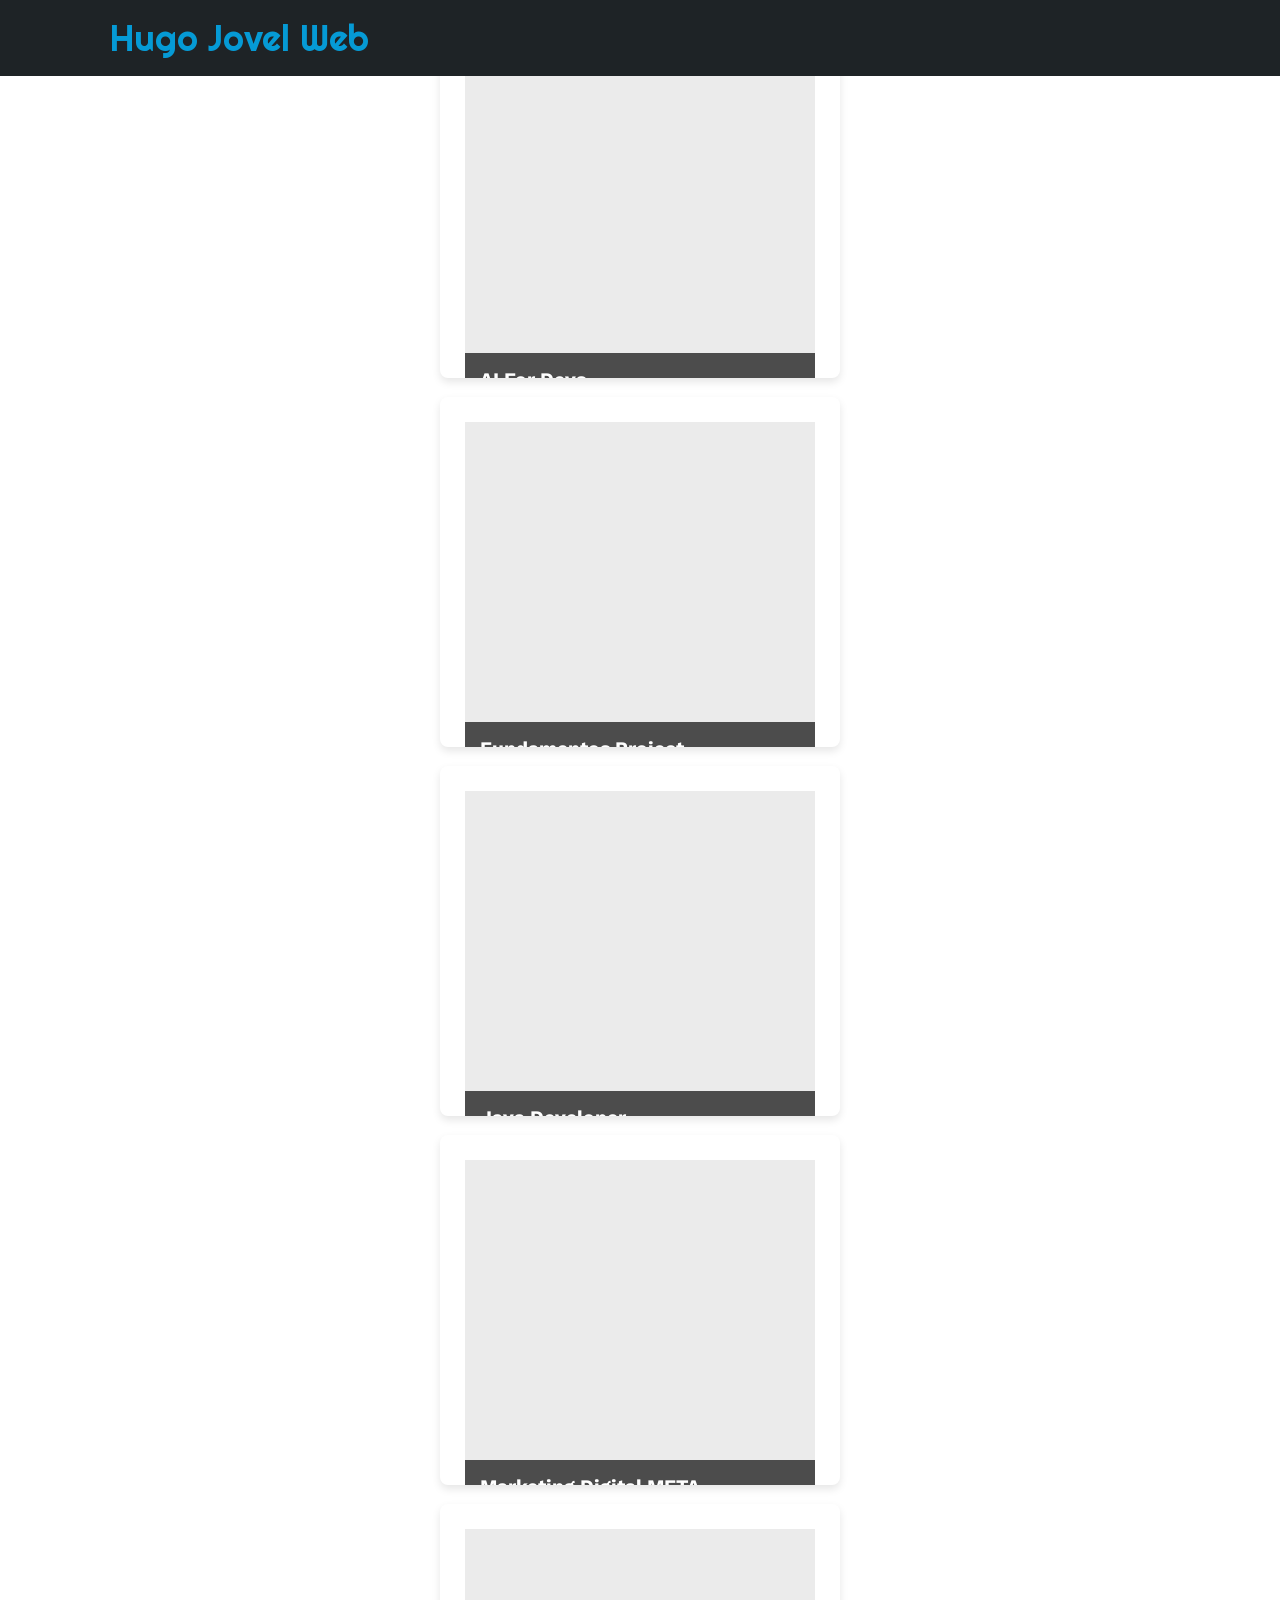
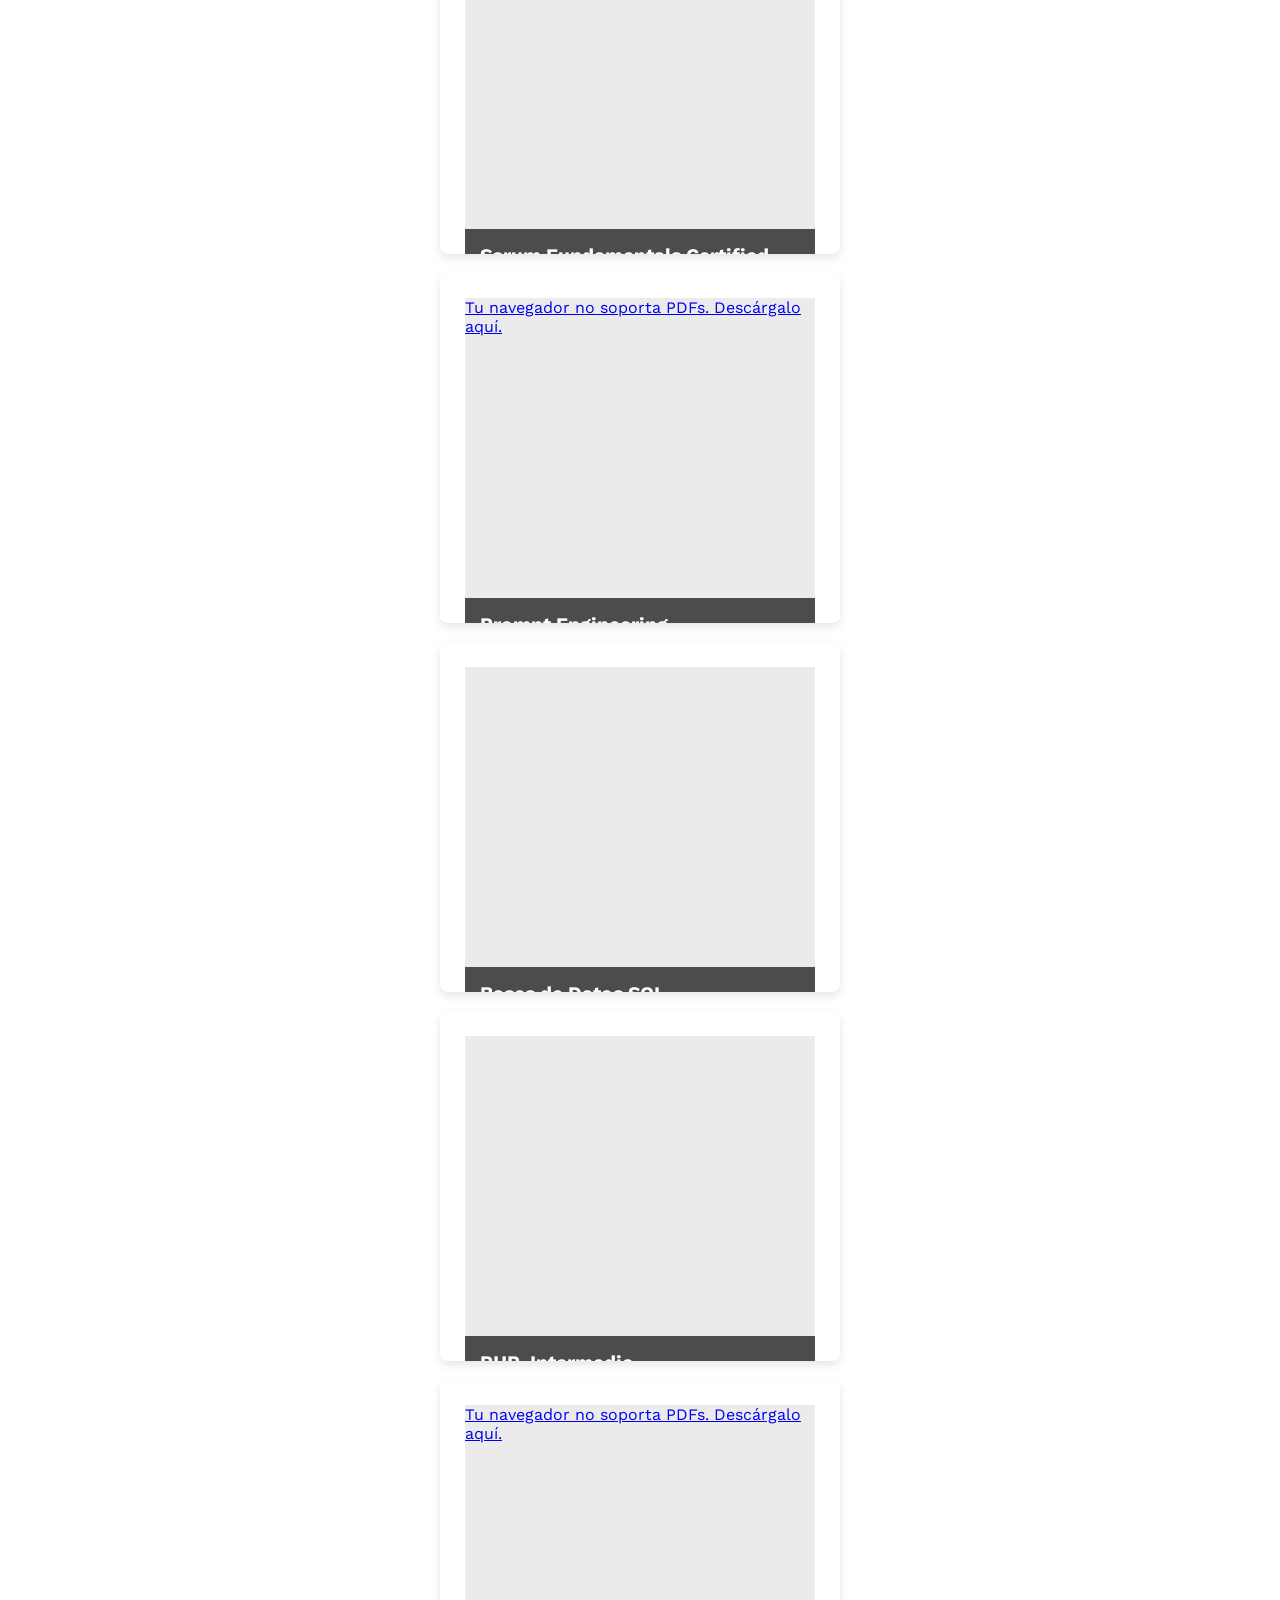
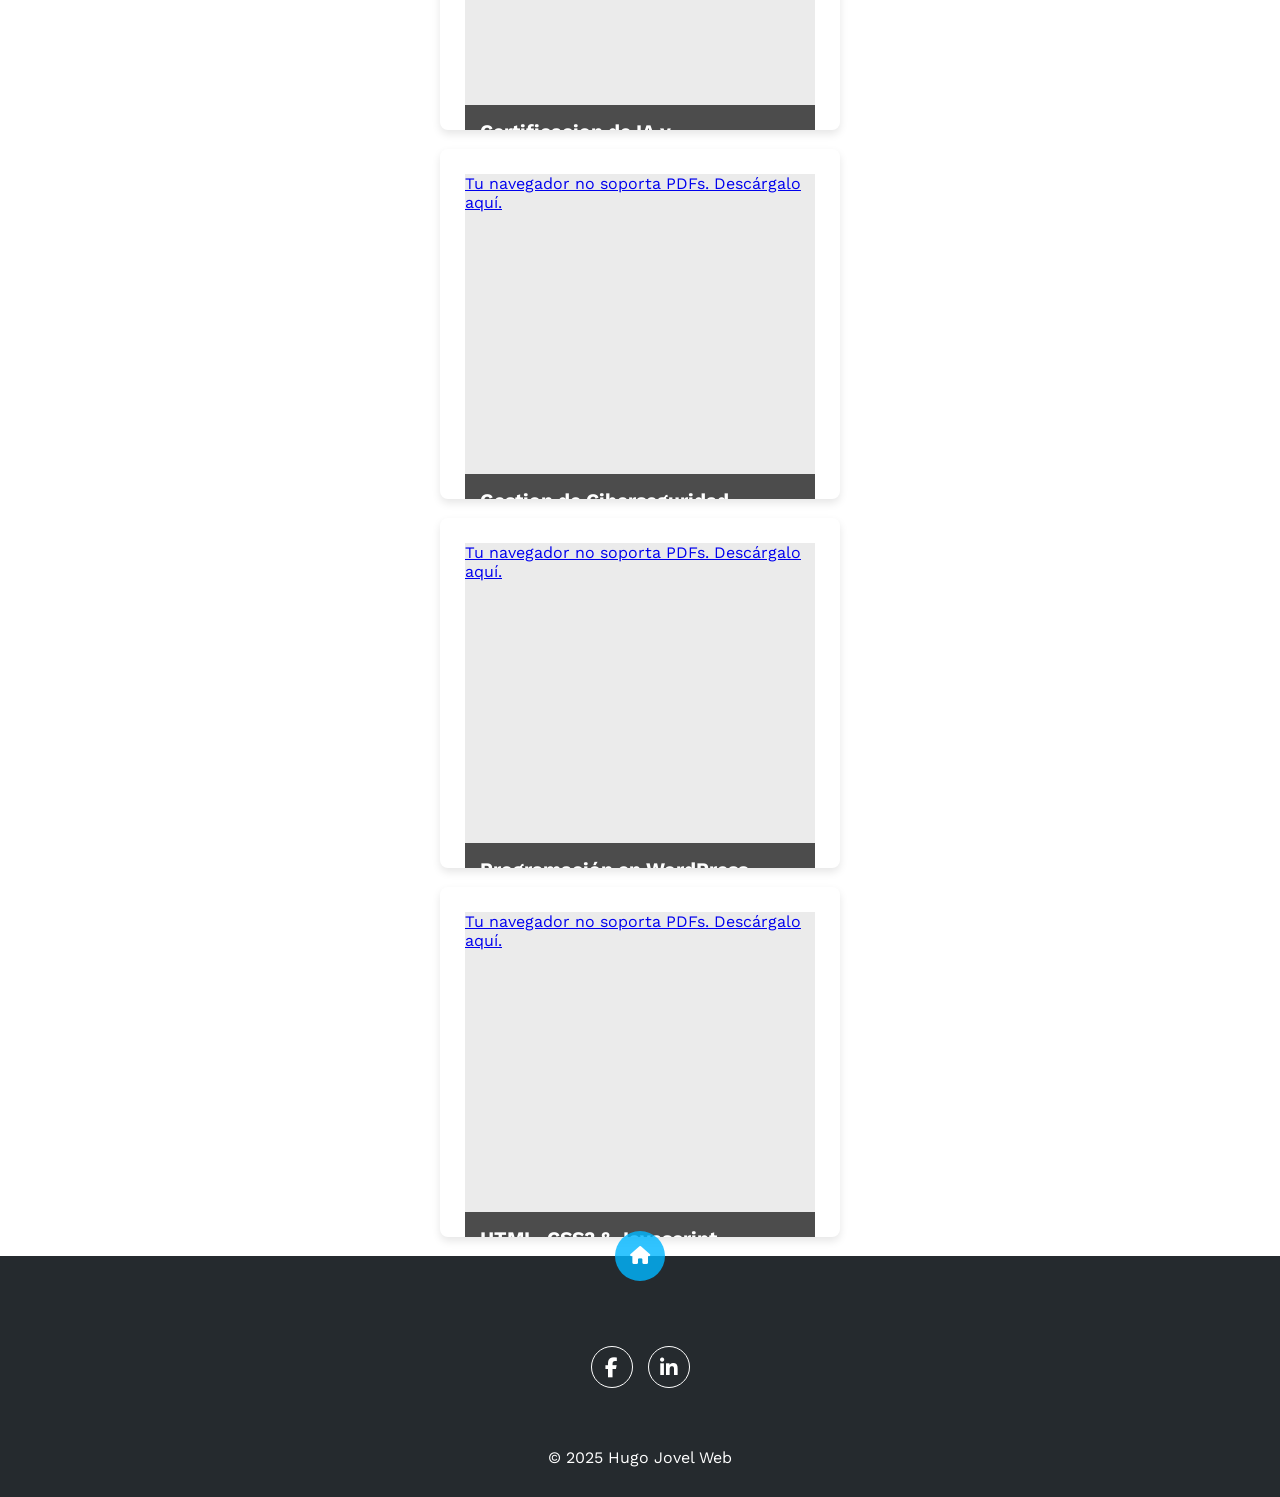
<file: certificaciones.html>
<!DOCTYPE html>
<html lang="es">
    <head>
        <meta charset="UTF-8">
        <meta name="viewport" content="width=device-width, initial-scale=1.0">
        <link rel="stylesheet" href="https://cdnjs.cloudflare.com/ajax/libs/font-awesome/6.7.2/css/all.min.css" 
        integrity="sha512-Evv84Mr4kqVGRNSgIGL/F/aIDqQb7xQ2vcrdIwxfjThSH8CSR7PBEakCr51Ck+w+/U6swU2Im1vVX0SVk9ABhg==" crossorigin="anonymous" referrerpolicy="no-referrer" />
        <title>Portfolio - Hugo Jovel Web</title>
        <link rel="stylesheet" href="style.css">
    </head>
<body>
    <!-- MENU ENCABEZADO -->
    <div class="contenedor-header">
        <header>
            <div class="logo">
                <a href="index.html">Hugo Jovel Web</a>
            </div>                        
        </header>
     </div>
         <!-- Certificaciones -->
         <section id="certificaciones" class="certificaciones">
            <div class="contenido-seccion">
                <h2>CERTIFICACIONES</h2>
                <div class="galeria">      

                    <div class="certificacion"> 
                        <a href="pdf/AI For Developer.pdf.pdf" target="_blank" class="pdf-container" target="_blank" rel="noopener noreferrer">
                            <!-- Usaremos iframe para mejor compatibilidad -->
                            <iframe src="pdf/AI For Developer.pdf" class="pdf-viewer"></iframe>
                            <div class="overlay">
                                <h3>AI For Devs</h3>
                                <p>Certificación de AI For Devs</p>
                            </div>                           
                        </a>
                    </div><br>
                    
                    <div class="certificacion"> 
                        <a href="pdf/Pendientes/Certificado de Fundamentos Project Management.pdf" target="_blank" class="pdf-container" target="_blank" rel="noopener noreferrer">
                            <!-- Usaremos iframe para mejor compatibilidad -->
                            <iframe src="pdf/Pendientes/Certificado de Fundamentos Project Management.pdf" class="pdf-viewer"></iframe>
                            <div class="overlay">
                                <h3>Fundamentos Project Management</h3>
                                <p>Certificado de Fundamentos Project Management</p>
                            </div>                           
                        </a>
                    </div><br>

                    <div class="certificacion"> 
                        <a href="pdf/Pendientes/Hugo Ernesto Jovel Hernandez Java Developer Kodigo.pdf" target="_blank" class="pdf-container" target="_blank" rel="noopener noreferrer">
                            <!-- Usaremos iframe para mejor compatibilidad -->
                            <iframe src="pdf/Pendientes/Hugo Ernesto Jovel Hernandez Java Developer Kodigo.pdf" class="pdf-viewer"></iframe>
                            <div class="overlay">
                                <h3>Java Developer</h3>
                                <p>Certificación de Java Developer Kodigo</p>
                            </div>                           
                        </a>
                    </div><br>

                    <div class="certificacion"> 
                        <a href="pdf/Pendientes/Meta Certified Digital Marketing Associate.pdf" target="_blank" class="pdf-container" target="_blank" rel="noopener noreferrer">
                            <!-- Usaremos iframe para mejor compatibilidad -->
                            <iframe src="pdf/Pendientes/Meta Certified Digital Marketing Associate.pdf" class="pdf-viewer"></iframe>
                            <div class="overlay">
                                <h3>Marketing Digital META</h3>
                                <p>Meta Certified Digital Marketing Associate</p>
                            </div>                           
                        </a>
                    </div><br>

                    <div class="certificacion"> 
                        <a href="pdf/Pendientes/ScrumFundamentalsCertified.pdf" target="_blank" class="pdf-container" target="_blank" rel="noopener noreferrer">
                            <!-- Usaremos iframe para mejor compatibilidad -->
                            <iframe src="pdf/Pendientes/ScrumFundamentalsCertified.pdf" class="pdf-viewer"></iframe>
                            <div class="overlay">
                                <h3>Scrum Fundamentals Certified</h3>
                                <p>Certificación SFC</p>
                            </div>                           
                        </a>
                    </div><br>

                     <!-- KODIGO Diferente mismo resultado -->
                     <div class="certificacion"> 
                        <a href="pdf/Prompt-Engineering.pdf" class="pdf-container" target="_blank" rel="noopener noreferrer">
                            <object data="pdf/Prompt-Engineering.pdf" type="application/pdf" class="pdf-viewer">
                                <p>Tu navegador no soporta PDFs. <a href="pdf/Prompt-Engineering.pdf">Descárgalo aquí</a>.</p>
                            </object>
                            <div class="overlay">
                                <h3>Prompt Engineering</h3>
                                <p>Prompt Engineering </p>
                            </div>                           
                        </a>
                    </div> <br> 

                    <div class="certificacion"> 
                        <a href="pdf/Certificado de Bases de Datos.pdf" target="_blank" class="pdf-container" target="_blank" rel="noopener noreferrer">
                            <!-- Usaremos iframe para mejor compatibilidad -->
                            <iframe src="pdf/Certificado de Bases de Datos.pdf" class="pdf-viewer"></iframe>
                            <div class="overlay">
                                <h3>Bases de Datos SQL</h3>
                                <p>Certificación de Bases de Datos SQL, MySQL</p>
                            </div>                           
                        </a>
                    </div><br>             

                    <div class="certificacion"> 
                        <a href="pdf/Programacion PHP Intermedio.pdf" target="_blank" class="pdf-container" target="_blank" rel="noopener noreferrer">
                            <!-- Usaremos iframe para mejor compatibilidad -->
                            <iframe src="pdf/Programacion PHP Intermedio.pdf" class="pdf-viewer"></iframe>
                            <div class="overlay">
                                <h3>PHP-Intermedio</h3>
                                <p>Certificación de Programacion en PHP Intermedio</p>
                            </div>                           
                        </a>
                    </div><br>   

                    

                    <!-- KODIGO Diferente mismo resultado -->

                    <div class="certificacion"> 
                        <a href="pdf/Certificaciones/Certificacion de IA y Productividad.pdf" class="pdf-container" target="_blank" rel="noopener noreferrer">
                            <object data="pdf/Certificaciones/Certificacion de IA y Productividad.pdf" type="application/pdf" class="pdf-viewer">
                                <p>Tu navegador no soporta PDFs. <a href="pdf/Certificaciones/Certificacion de IA y Productividad.pdf">Descárgalo aquí</a>.</p>
                            </object>
                            <div class="overlay">
                                <h3>Certificacion de IA y Productividad</h3>
                                <p>IA y Productividad</p>
                            </div>                           
                        </a>
                    </div> <br>                 

                   <div class="certificacion"> 
                        <a href="pdf/Gestion de Ciberseguridad Avanzado.pdf" class="pdf-container" target="_blank" rel="noopener noreferrer">
                            <object data="pdf/Gestion de Ciberseguridad Avanzado.pdf" type="application/pdf" class="pdf-viewer">
                                <p>Tu navegador no soporta PDFs. <a href="pdf/Gestion de Ciberseguridad Avanzado.pdf">Descárgalo aquí</a>.</p>
                            </object>
                            <div class="overlay">
                                <h3>Gestion de Ciberseguridad Avanzado</h3>
                                <p>Ciberseguridad Avanzado</p>
                            </div>                           
                        </a>
                    </div> <br>

                    <div class="certificacion"> 
                        <a href="pdf/Certificado Temas & Plugins Pequeño.pdf" class="pdf-container" target="_blank" rel="noopener noreferrer">
                            <object data="pdf/Certificado Temas & Plugins Pequeño.pdf" type="application/pdf" class="pdf-viewer">
                                <p>Tu navegador no soporta PDFs. <a href="pdf/Certificado Temas & Plugins Pequeño.pdf">Descárgalo aquí</a>.</p>
                            </object>
                            <div class="overlay">
                                <h3>Programación en WordPress </h3>
                                <p>Certificado Temas & Plugins Wordpress</p>
                            </div>                           
                        </a>
                    </div>
                    <br>                                        
                    
                      <div class="certificacion"> 
                        <a href="pdf/Certificado de HTML, CSS3, Javascript.pdf" class="pdf-container" target="_blank" rel="noopener noreferrer">
                            <object data="pdf/Certificado de HTML, CSS3, Javascript.pdf" type="application/pdf" class="pdf-viewer">
                                <p>Tu navegador no soporta PDFs. <a href="pdf/Certificado de HTML, CSS3, Javascript.pdf">Descárgalo aquí</a>.</p>
                            </object>
                            <div class="overlay">
                                <h3>HTML, CSS3 & Javascript</h3>
                                <p>Certificado de HTML, CSS3, Javascript</p>
                            </div>                           
                        </a>
                    </div>
                    <br> 

    
</section>
<!-- footer -->
<footer>
    <a href="index.html" class="arriba">
        <i class="fa-solid fa-house"></i>
    </a>
    <div class="redes">
        
        <a href="https://www.facebook.com/share/16HQo9ux4S/?mibextid=wwXIfr" target="_blank" rel="noopener noreferrer"><i class="fa-brands fa-facebook-f"></i></a>
        <a href="https://www.linkedin.com/in/hugo-jovel-web-b882b82a8/"target="_blank" rel="noopener noreferrer"><i class="fa-brands fa-linkedin-in"></i></a>
       
        <!-- <a href="#"><i class="fa-brands fa-twitter"></i></a>
        <a href="#"><i class="fa-brands fa-skype"></i></a>
        <a href="#"><i class="fa-solid fa-rss"></i></a> -->
    </div>
    <p>&copy; 2025 Hugo Jovel Web</p>
</footer>

<script src="script.js"></script>

</body>
</html>
</body>
</html>
</file>
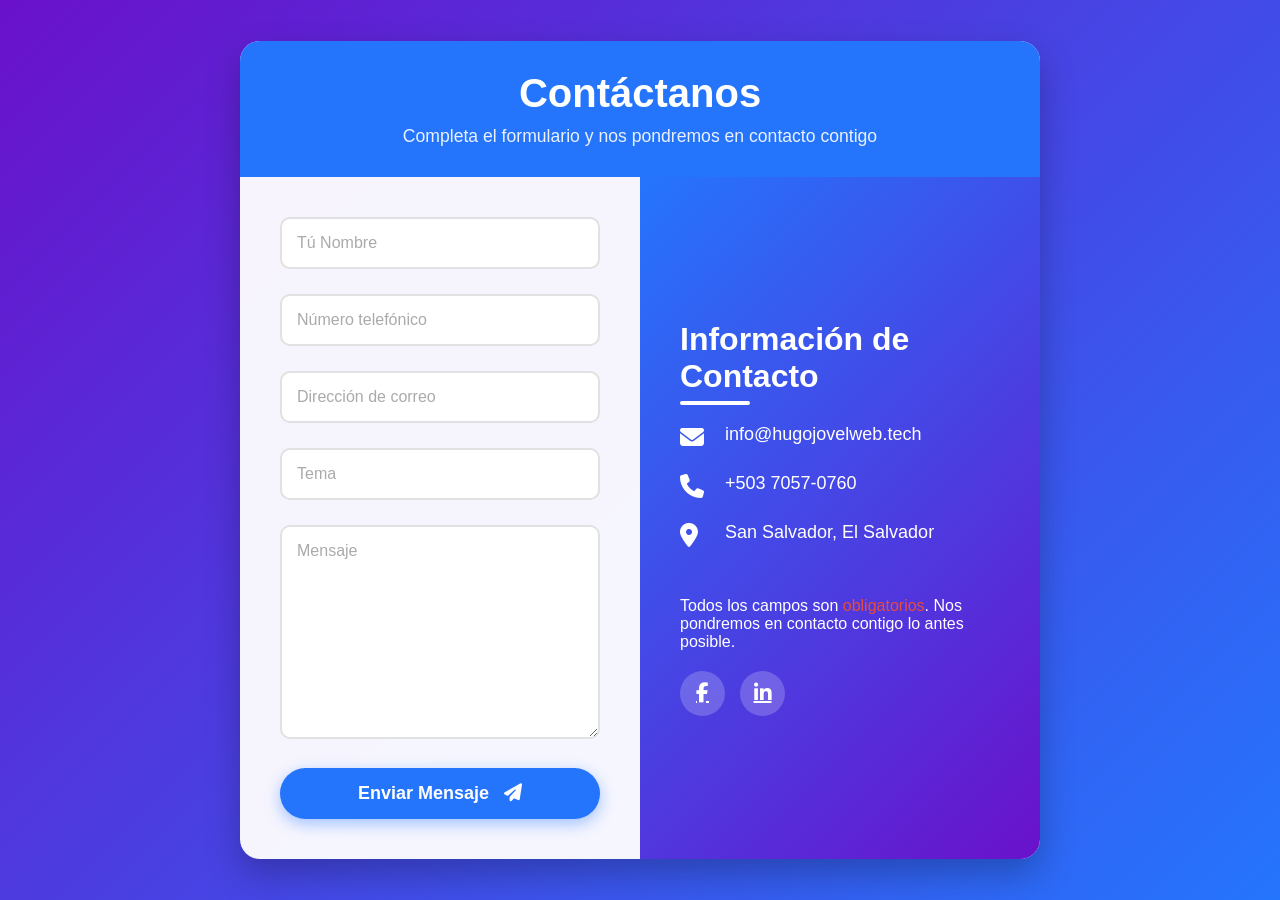
<file: formulario.html>
<!DOCTYPE html>
<html lang="es">
<head>
    <meta charset="UTF-8">
    <meta name="viewport" content="width=device-width, initial-scale=1.0">
    <title>Formulario de Contacto</title>
    <link rel="stylesheet" href="https://cdnjs.cloudflare.com/ajax/libs/font-awesome/6.4.0/css/all.min.css">
    <style>
        * {
            margin: 0;
            padding: 0;
            box-sizing: border-box;
            font-family: 'Segoe UI', Tahoma, Geneva, Verdana, sans-serif;
        }
        
        body {
            background: linear-gradient(135deg, #6a11cb 0%, #2575fc 100%);
            min-height: 100vh;
            display: flex;
            justify-content: center;
            align-items: center;
            padding: 20px;
        }
        
        .container {
            width: 100%;
            max-width: 800px;
            background: rgba(255, 255, 255, 0.95);
            border-radius: 20px;
            box-shadow: 0 15px 35px rgba(0, 0, 0, 0.25);
            overflow: hidden;
            display: flex;
            flex-wrap: wrap;
        }
        
        .header {
            width: 100%;
            background: #2575fc;
            padding: 30px 40px;
            text-align: center;
            color: white;
        }
        
        .header h1 {
            font-size: 2.5rem;
            margin-bottom: 10px;
        }
        
        .header p {
            font-size: 1.1rem;
            opacity: 0.9;
        }
        
        .form-container {
            padding: 40px;
            flex: 1;
            min-width: 300px;
        }
        
        .form-group {
            margin-bottom: 25px;
        }
        
        input, textarea {
            width: 100%;
            padding: 15px;
            border: 2px solid #e1e1e1;
            border-radius: 10px;
            font-size: 16px;
            transition: all 0.3s ease;
        }
        
        input:focus, textarea:focus {
            border-color: #2575fc;
            outline: none;
            box-shadow: 0 0 0 3px rgba(37, 117, 252, 0.2);
        }
        
        input::placeholder, textarea::placeholder {
            color: #aaa;
        }
        
        textarea {
            resize: vertical;
            min-height: 150px;
        }
        
        .btn {
            display: inline-block;
            background: #2575fc;
            color: white;
            text-decoration: none;
            padding: 15px 30px;
            border-radius: 50px;
            font-size: 18px;
            font-weight: 600;
            border: none;
            cursor: pointer;
            transition: all 0.3s ease;
            box-shadow: 0 5px 15px rgba(37, 117, 252, 0.4);
            width: 100%;
            text-align: center;
        }
        
        .btn:hover {
            background: #1c64e0;
            transform: translateY(-3px);
            box-shadow: 0 8px 20px rgba(37, 117, 252, 0.5);
        }
        
        .btn i {
            margin-left: 10px;
            transition: transform 0.3s ease;
        }
        
        .btn:hover i {
            transform: translateX(5px);
        }
        
        .info-container {
            background: linear-gradient(135deg, #2575fc 0%, #6a11cb 100%);
            color: white;
            padding: 40px;
            flex: 1;
            min-width: 300px;
            display: flex;
            flex-direction: column;
            justify-content: center;
        }
        
        .info-container h2 {
            font-size: 2rem;
            margin-bottom: 25px;
            position: relative;
        }
        
        .info-container h2::after {
            content: '';
            position: absolute;
            bottom: -10px;
            left: 0;
            width: 70px;
            height: 4px;
            background: white;
            border-radius: 2px;
        }
        
        .contact-info {
            margin-bottom: 30px;
        }
        
        .contact-item {
            display: flex;
            align-items: flex-start;
            margin-bottom: 20px;
        }
        
        .contact-item i {
            font-size: 24px;
            margin-right: 15px;
            min-width: 30px;
            padding-top: 5px;
        }
        
        .contact-item p {
            font-size: 18px;
            line-height: 1.6;
        }
        
        .social-links {
            display: flex;
            gap: 15px;
            margin-top: 20px;
        }
        
        .social-links a {
            display: inline-flex;
            align-items: center;
            justify-content: center;
            width: 45px;
            height: 45px;
            border-radius: 50%;
            background: rgba(255, 255, 255, 0.2);
            color: white;
            font-size: 20px;
            transition: all 0.3s ease;
        }
        
        .social-links a:hover {
            background: white;
            color: #2575fc;
            transform: translateY(-3px);
        }
        
        .required {
            color: #e74c3c;
        }
        
        .error-message {
            color: #e74c3c;
            font-size: 14px;
            margin-top: 5px;
            display: none;
        }
        
        @media (max-width: 768px) {
            .container {
                flex-direction: column;
            }
            
            .form-container, .info-container {
                width: 100%;
            }
        }
    </style>
</head>
<body>
    <div class="container">
        <div class="header">
            <h1>Contáctanos</h1>
            <p>Completa el formulario y nos pondremos en contacto contigo</p>
        </div>
        
        <div class="form-container">
            <form id="contactForm" action="https://formsubmit.co/info@hugojovelweb.tech" method="POST">
                <input type="hidden" name="_captcha" value="false">
                <input type="hidden" name="_subject" value="Nuevo mensaje desde el formulario de contacto">
                
                <div class="form-group">
                    <input type="text" name="name" id="name" placeholder="Tú Nombre" required>
                    <div class="error-message" id="nameError">Por favor ingresa tu nombre</div>
                </div>
                
                <div class="form-group">
                    <input type="tel" name="phone" id="phone" placeholder="Número telefónico" required>
                    <div class="error-message" id="phoneError">Por favor ingresa tu número telefónico</div>
                </div>
                
                <div class="form-group">
                    <input type="email" name="email" id="email" placeholder="Dirección de correo" required>
                    <div class="error-message" id="emailError">Por favor ingresa un correo válido</div>
                </div>
                
                <div class="form-group">
                    <input type="text" name="subject" id="subject" placeholder="Tema" required>
                    <div class="error-message" id="subjectError">Por favor ingresa el tema del mensaje</div>
                </div>
                
                <div class="form-group">
                    <textarea name="message" id="message" cols="30" rows="10" placeholder="Mensaje" required></textarea>
                    <div class="error-message" id="messageError">Por favor ingresa tu mensaje</div>
                </div>
                
                <button type="submit" class="btn">
                    Enviar Mensaje <i class="fa-solid fa-paper-plane"></i>
                </button>
            </form>
        </div>
        
        <div class="info-container">
            <h2>Información de Contacto</h2>
            
            <div class="contact-info">
                <div class="contact-item">
                    <i class="fa-solid fa-envelope"></i>
                    <p>info@hugojovelweb.tech</p>
                </div>
                
                <div class="contact-item">
                    <i class="fa-solid fa-phone"></i>
                    <p>+503 7057-0760</p>
                </div>
                
                <div class="contact-item">
                    <i class="fa-solid fa-location-dot"></i>
                    <p>San Salvador, El Salvador</p>
                </div>
            </div>
            
            <p>Todos los campos son <span class="required">obligatorios</span>. Nos pondremos en contacto contigo lo antes posible.</p>
            
            <div class="social-links">
                <a href="https://www.facebook.com/share/16HQo9ux4S/?mibextid=wwXIfr"><i class="fa-brands fa-facebook-f"></i></a>
                <a href="https://www.linkedin.com/in/hugo-jovel-web-b882b82a8/"><i class="fa-brands fa-linkedin-in"></i></a>
                <!-- <a href="#"><i class="fa-brands fa-twitter"></i></a>
                <a href="#"><i class="fa-brands fa-instagram"></i></a> -->
            </div>
        </div>
    </div>
    
    <script>
        document.getElementById('contactForm').addEventListener('submit', function(e) {
            let valid = true;
            
            // Validación de nombre
            const name = document.getElementById('name');
            if (name.value.trim() === '') {
                document.getElementById('nameError').style.display = 'block';
                name.style.borderColor = '#e74c3c';
                valid = false;
            } else {
                document.getElementById('nameError').style.display = 'none';
                name.style.borderColor = '#e1e1e1';
            }
            
            // Validación de teléfono
            const phone = document.getElementById('phone');
            if (phone.value.trim() === '') {
                document.getElementById('phoneError').style.display = 'block';
                phone.style.borderColor = '#e74c3c';
                valid = false;
            } else {
                document.getElementById('phoneError').style.display = 'none';
                phone.style.borderColor = '#e1e1e1';
            }
            
            // Validación de email
            const email = document.getElementById('email');
            const emailRegex = /^[^\s@]+@[^\s@]+\.[^\s@]+$/;
            if (!emailRegex.test(email.value)) {
                document.getElementById('emailError').style.display = 'block';
                email.style.borderColor = '#e74c3c';
                valid = false;
            } else {
                document.getElementById('emailError').style.display = 'none';
                email.style.borderColor = '#e1e1e1';
            }
            
            // Validación de tema
            const subject = document.getElementById('subject');
            if (subject.value.trim() === '') {
                document.getElementById('subjectError').style.display = 'block';
                subject.style.borderColor = '#e74c3c';
                valid = false;
            } else {
                document.getElementById('subjectError').style.display = 'none';
                subject.style.borderColor = '#e1e1e1';
            }
            
            // Validación de mensaje
            const message = document.getElementById('message');
            if (message.value.trim() === '') {
                document.getElementById('messageError').style.display = 'block';
                message.style.borderColor = '#e74c3c';
                valid = false;
            } else {
                document.getElementById('messageError').style.display = 'none';
                message.style.borderColor = '#e1e1e1';
            }
            
            if (!valid) {
                e.preventDefault();
            }
        });
        
        // Validación en tiempo real
        const inputs = document.querySelectorAll('input, textarea');
        inputs.forEach(input => {
            input.addEventListener('input', function() {
                if (this.value.trim() !== '') {
                    this.style.borderColor = '#e1e1e1';
                    const errorId = this.id + 'Error';
                    document.getElementById(errorId).style.display = 'none';
                }
            });
        });
    </script>
</body>
</html>
</file>
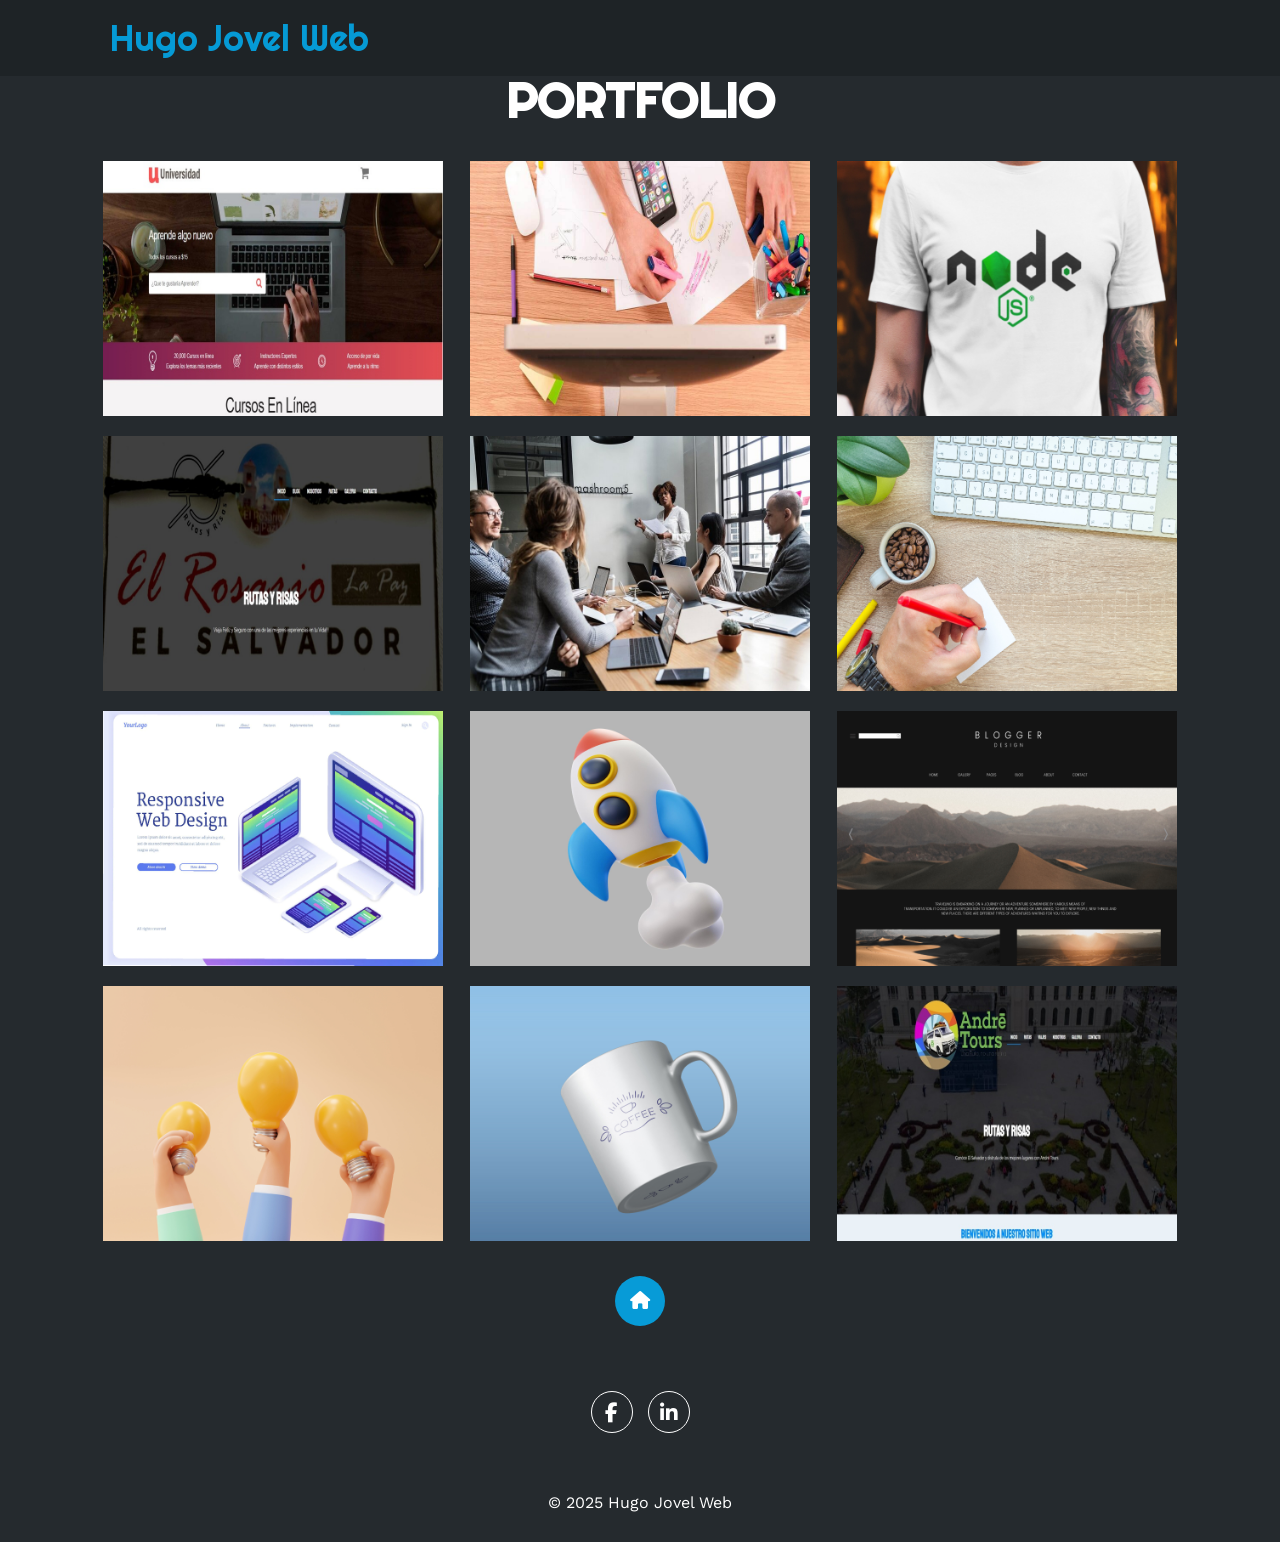
<file: portfolio.html>
<!DOCTYPE html>
<html lang="es">
    <head>
        <meta charset="UTF-8">
        <meta name="viewport" content="width=device-width, initial-scale=1.0">
        <link rel="stylesheet" href="https://cdnjs.cloudflare.com/ajax/libs/font-awesome/6.7.2/css/all.min.css" 
        integrity="sha512-Evv84Mr4kqVGRNSgIGL/F/aIDqQb7xQ2vcrdIwxfjThSH8CSR7PBEakCr51Ck+w+/U6swU2Im1vVX0SVk9ABhg==" crossorigin="anonymous" referrerpolicy="no-referrer" />
        <title>Portfolio - Hugo Jovel Web</title>
        <link rel="stylesheet" href="style.css">
    </head>
<body>
    <!-- MENU ENCABEZADO -->
    <div class="contenedor-header">
        <header>
            <div class="logo">
                <a href="index.html">Hugo Jovel Web</a>
            </div>                        
        </header>
     </div>
         <!-- PORTFOLIO -->
    <section id="portfolio" class="portfolio">
        <div class="contenido-seccion">
            <h2>PORTFOLIO</h2>
            <div class="galeria">

                <div class="proyecto"> 
                <a href="https://primer-carrito-web.netlify.app/" target="_blank">
                    <img src="img/u2.jpg" alt="1">
                    <div class="overlay">
                        <h3>Web para Universidad</h3>
                        <p>Cursos y Certificaciones en Línea</p>
                    </div>
                </a>
            </div> 

                <div class="proyecto"> 
                <a href="https://primer0-proyecto-web.netlify.app/#" target="_blank">
                    <img src="img/h1.jpg" alt="1">
                    <div class="overlay">
                        <h3>Diseño y Desarrollo Web Freelancer</h3>
                        <p>Todo sobre mi</p>
                    </div>
                </a>
            </div>
                            
                <div class="proyecto"> 
                    <a href="https://proyect-store-camisas.netlify.app/" target="_blank">
                        <img src="img/f3.jpg" alt="1">
                        <div class="overlay">
                            <h3>FRONTEND STORE</h3>
                            <p>Tienda de Camisetas</p>
                        </div>
                    </a>
                </div>  
                       
                <div class="proyecto"> 
                    <a href="https://rutasyrisas-testwps-hugojovelweb.netlify.app/" target="_blank">
                        <img src="img/RyR.jpg" alt="1">
                        <div class="overlay">
                            <h3>Rutas y Risas</h3>
                            <p>Demo para agencia de viajes y payasos</p>
                        </div>
                    </a>
                </div> 
                
                <div class="proyecto"> 
                <a href="https://fressiacernacoaching.com/" target="_blank">
                    <img src="img/fressiacerna2.jpg" alt="1">               
                <div class="overlay">
                    <h3>Fressia Cerna Coach</h3>
                    <p>Sitio Web Fressia Cerna</p>
                </div> </a>
            </div>    
    
                <div class="proyecto">
                    <img src="img/p3.jpg" alt="">
                    <div class="overlay">
                        <h3>Diseño Creativo</h3>
                        <p>Fotografía</p>
                    </div>
                </div>
    
                <div class="proyecto">
                    <img src="img/p5.jpg" alt="">
                    <div class="overlay">
                        <h3>Diseño Creativo</h3>
                        <p>Fotografía</p>
                    </div>
                </div>
    
                <div class="proyecto">
                    <img src="img/p6.jpg" alt="">
                    <div class="overlay">
                        <h3>Diseño Creativo</h3>
                        <p>Fotografía</p>
                    </div>
                </div>    

                <div class="proyecto">
                    <img src="img/p1.jpg" alt="">
                    <div class="overlay">
                        <h3>Diseño Creativo</h3>
                        <p>Fotografía</p>
                    </div>
                </div>   

                <div class="proyecto">
                    <img src="img/p2.jpg" alt="">
                    <div class="overlay">
                        <h3>Diseño Creativo</h3>
                        <p>Fotografía</p>
                    </div>
                </div>     
                
                <div class="proyecto">
                    <img src="img/p4.jpg" alt="">
                    <div class="overlay">
                        <h3>Diseño Creativo</h3>
                        <p>Fotografía</p>
                    </div>
                </div>  <div class="proyecto">
                    <img src="img/P100.jpg" alt="">
                    <div class="overlay">
                        <h3>Diseño Creativo</h3>
                        <p>Fotografía</p>
                    </div>
                </div>  
    
            </div>
        </div>       
    </section>
</section>
<!-- footer -->
<footer>
    <a href="index.html" class="arriba">
        <i class="fa-solid fa-house"></i>
    </a>
    <div class="redes">
        
        <a href="https://www.facebook.com/share/16HQo9ux4S/?mibextid=wwXIfr" target="_blank" rel="noopener noreferrer"><i class="fa-brands fa-facebook-f"></i></a>
        <a href="https://www.linkedin.com/in/hugo-jovel-web-b882b82a8/"target="_blank" rel="noopener noreferrer"><i class="fa-brands fa-linkedin-in"></i></a>
       
        <!-- <a href="#"><i class="fa-brands fa-twitter"></i></a>
        <a href="#"><i class="fa-brands fa-skype"></i></a>
        <a href="#"><i class="fa-solid fa-rss"></i></a> -->
    </div>
    <p>&copy; 2025 Hugo Jovel Web</p>
</footer>

<script src="script.js"></script>
</body>
</html>
</body>
</html>
</file>
<file: style.css>
@import url('https://fonts.googleapis.com/css2?family=Righteous&family=Work+Sans:wght@100;300;400;600;800&display=swap');
:root {
    /** Fuentes **/
    --fuente-principal: 'Raleway', sans-serif;
    --fuente-headings: 'Staatliches', cursive;

    /** Colores **/

    --primario: rgba(0, 183, 255, 0.808);
    --secundario: rgba(28, 133, 182, 0.8);
    --gris-oscuro: #252A2E; 
    --gris-medio: #1e2326;
    --gris-claro: #EBEBEB;
    --blanco: #fff;
    --negro: #000; 
}
*{
    box-sizing: border-box;
    font-family: 'Work Sans';
    margin: 0;
    padding: 0;
}
html{
    /* me permite deslizar cuando hago clic en los links del menu */
    scroll-behavior: smooth;
}
/* MENU */
.contenedor-header{
    background: #1e2326;
    position: fixed;
    width: 100%;
    top: 0;
    left: 0;
    z-index: 99;
}
.contenedor-header header{
    max-width: 1100px;
    margin: auto;
    display: flex;
    justify-content: space-between;
    align-items: center;
    padding: 15px 20px;
}
.contenedor-header header .logo a{
    font-family: 'Righteous';
    font-size: 36px;
    color: var(--primario);
    text-decoration: none;
}

.contenedor-header header ul{
    display: flex;
    list-style: none;
}
.contenedor-header header nav ul li a{
    text-align: none;
    color: var(--blanco);
    margin: 0 15px;
    padding: 3px;
    transition: .5s;
    text-decoration: none;     
}
.contenedor-header header nav ul li a:hover{
    color: var(--primario);
}
.nav-responsive{
    background-color: var(--primario);
    color: var(--blanco);
    padding: 5px 10px;
    border-radius: 5px;
    cursor:pointer;
    display: none;
}

/* =============================
   SECCIÓN INICIO — RESPONSIVE
   ============================= */

.inicio {
    background: linear-gradient(to top, rgba(30,35,38,.8), rgba(30,35,38,1)),
        url(img/fondo.jpg);
    background-size: cover;
    background-position:center;
    min-height: 100vh;
    color: #fff;
    display: flex;
    align-items: center;
    justify-content: center;
    padding: 40px 16px;
}

.inicio .contenido-banner {
    padding: 36px 28px;
    background-color: #1e2326;
    width: 100%;
    max-width: 350px;
    margin: auto;
    text-align: center;
    border-radius: 36px;
    border: 1px solid rgba(255, 255, 255, 0.06);
}

.inicio .contenido-banner img {
    border: 4px solid var(--primario);
    display: block;
    margin: 0 auto 20px;
    border-radius: 50%;
    width: 160px;
    height: 160px;
    object-fit: cover;   
    box-shadow: 0 0 24px rgba(0, 0, 0, 0.4);
    transition: transform 0.3s ease;

    /* Ajuste fino */
    object-position: 50% 25%;
}

.inicio .contenido-banner img:hover {
    transform: scale(1.05);
}

.inicio .contenido-banner h1 {
    margin-top: 0;
    margin-bottom: 10px;
    font-size: clamp(28px, 5vw, 42px); /* fluid font size */
    font-family: 'Righteous', cursive;
    line-height: 1.1;
}

.inicio .contenido-banner h2 {
    font-size: clamp(13px, 2.5vw, 15px);
    font-weight: 300;
    color: rgba(255, 255, 255, 0.65);
    line-height: 1.4;
    margin-bottom: 0;
}

/* Redes sociales */
.inicio .contenido-banner .redes {
    display: flex;
    justify-content: center;
    flex-wrap: wrap;
    gap: 10px;
    margin: 28px 0 4px;
}

.inicio .contenido-banner .redes a {
    color: var(--blanco);
    display: inline-flex;
    align-items: center;
    justify-content: center;
    text-decoration: none;
    border: 1px solid rgba(255, 255, 255, 0.3);
    border-radius: 50%;
    width: 42px;
    height: 42px;
    font-size: 18px;
    transition: background-color 0.3s ease, border-color 0.3s ease, transform 0.2s ease;
    flex-shrink: 0;
}

.inicio .contenido-banner .redes a:hover {
    background-color: var(--primario);
    border-color: var(--primario);
    transform: translateY(-2px);
}

/* =============================
   TABLET — 768px
   ============================= */
@media screen and (max-width: 768px) {

    .inicio {
        min-height: 100vh;
        padding: 32px 20px;
        align-items: center;
    }

    /* Layout horizontal en tablet */
    .inicio .contenido-banner {
        max-width: 560px;
        display: flex;
        flex-direction: row;
        align-items: center;
        text-align: left;
        padding: 24px 24px;
        border-radius: 28px;
        gap: 20px;
    }

    .inicio .contenido-banner .banner-media {
        flex-shrink: 0;
    }

    .inicio .contenido-banner img {
        width: 110px;
        height: 110px;
        margin: 0;
    }

    .inicio .contenido-banner .banner-texto {
        flex: 1;
    }

    .inicio .contenido-banner h1 {
        font-size: 26px;
        margin-bottom: 6px;
    }

    .inicio .contenido-banner h2 {
        font-size: 13px;
        margin-bottom: 0;
    }

    .inicio .contenido-banner .redes {
        justify-content: flex-start;
        margin: 16px 0 0;
        gap: 8px;
    }

    .inicio .contenido-banner .redes a {
        width: 36px;
        height: 36px;
        font-size: 15px;
    }
}

/* =============================
   MOBILE — 480px
   ============================= */
@media screen and (max-width: 480px) {

    .inicio {
        padding: 24px 14px;
    }

    /* Vuelve a layout vertical centrado */
    .inicio .contenido-banner {
        flex-direction: column;
        text-align: center;
        padding: 24px 18px;
        border-radius: 24px;
        gap: 0;
        max-width: 100%;
    }

    .inicio .contenido-banner img {
        width: 110px;
        height: 110px;
        margin: 0 auto 16px;
    }

    .inicio .contenido-banner h1 {
        font-size: 28px;
        margin-bottom: 8px;
    }

    .inicio .contenido-banner h2 {
        font-size: 13px;
    }

    .inicio .contenido-banner .redes {
        justify-content: center;
        margin: 20px 0 0;
        gap: 10px;
    }

    .inicio .contenido-banner .redes a {
        width: 38px;
        height: 38px;
        font-size: 16px;
    }
}

/* =============================
   MOBILE PEQUEÑO — 360px
   ============================= */
@media screen and (max-width: 360px) {

    .inicio .contenido-banner {
        padding: 20px 14px;
    }

    .inicio .contenido-banner img {
        width: 90px;
        height: 90px;
    }

    .inicio .contenido-banner h1 {
        font-size: 24px;
    }

    .inicio .contenido-banner .redes a {
        width: 34px;
        height: 34px;
        font-size: 14px;
    }
}

/* SECCION S O B R E M I */
.sobremi{
    background-color: #1e2326;
    color: var(--blanco);
    padding: 50px 20px;
}
.sobremi .contenido-seccion{
    max-width: 1100px;
    margin: auto;   
}   
.sobremi h2{
    font-size: 48px;
    font-family: 'Righteous';
    text-align: center;
    padding: 20px 0;
}
.sobremi .contenido-seccion p{
    font-size: 18px;
   line-height: 22px;
   margin-bottom: 20px;
}
.sobremi .contenido-seccion p span{
    color: var(--primario);
    font-weight: bold;
}
.sobremi .fila{
    display: flex;
}
.sobremi .fila .col{
    width: 50%;
}
.sobremi .fila .col h3{
    font-size: 28px;
    font-family: 'Righteous';
    padding: 25px ;    
}
.sobremi .fila .col ul{
    list-style: none;
}
.sobremi .fila .col ul li{
   margin: 12px 0;
}
.sobremi .fila .col ul li strong{
    display: inline-block;
    color: var(--primario);
    width: 130px;
}
.sobremi .fila .col ul li span{
    background-color: var(--primario);
    padding: 3px;
    font-weight: bold;
    border-radius: 5px;
}
.sobremi .fila .col .contenedor-intereses{
    display: flex;
    flex-wrap: wrap;
}
.sobremi .fila .col .contenedor-intereses .interes{
    width: 100px;
    height: 100px;
    background-color: var(--primario);
    border-radius: 10px;
    margin: 0 15px 15px 0;
    display: flex;
    flex-direction: column;
    align-items: center;
    justify-content: center;
    transition: .3s;
}
.sobremi .fila .col .contenedor-intereses .interes:hover{
    background-color: var(--fuente-principal)
}
.sobremi .fila .col .contenedor-intereses .interes i{
    font-size: 30px;
    margin-bottom: 10px;
}

/* SECCION S K I L L S */
.skills{
    background-color: #252A2E;
    color: var(--blanco);
    padding: 50px 20px;
}
.skills .contenido-seccion{
    max-width: 1100px;
    margin: auto;
}
.skills h2{
    font-size: 48px;
    font-family: 'Righteous';
    text-align: center;
    padding: 20px 0;

}
.skills .fila{
    display: flex;
}
.skills .fila .col{
    width: 50%;
    padding: 0 20px;
}
.skills .fila .col h3{
    font-size: 28px;
    font-family: 'Righteous';
    margin-bottom: 25px;
}
.skills .skill > span{
    font-weight: bold;
    display: block;
    margin-bottom: 10px;
}
.skills .skill .barra-skill{
    height: 8px;
    width: 80%;
    background-color: #131517;
    position: relative;
    margin-bottom: 30px;
}
.skills .skill .progreso{
    background-color: var(--primario);
    position: absolute;
    top: 0;
    left: 0;
    height: 8px;
}
.skills .skill .barra-skill span{
    position: absolute;
    height: 40px;
    width: 40px;
    background-color: var(--primario);
    border-radius: 50px;
    line-height: 40px;
    text-align: center;
    top: -17px;
    right: -15px;
    font-size: 14px;
}
/* Estas clases se agregaran dinamicamente mediante javascript */
.skills .skill .javascript{
    width: 0%;
    animation: 2s javascript forwards;
}
@keyframes javascript {
    0%{width: 0%;}
    100%{width: 75%;}
}

.skills .skill .htmlcss{
    width: 0%;
    animation: 2s htmlcss forwards;
}
@keyframes htmlcss {
    0%{width: 0%;}
    100%{width: 89%;}
}

.skills .skill .php{
    width: 0%;
    animation: 2s php forwards;
}
@keyframes php {
    0%{width: 0%;}
    100%{width: 85%;}
}

.skills .skill .wordpress{
    width: 0%;
    animation: 2s wordpress forwards;
}
@keyframes wordpress {
    0%{width: 0%;}
    100%{width: 85%;}
}

.skills .skill .basesdedatos{
    width: 0%;
    animation: 2s basesdedatos forwards;
}
@keyframes basesdedatos {
    0%{width: 0%;}
    100%{width: 70%;}
}

.skills .skill .comunicacion{
    width: 0%;
    animation: 2s comunicacion forwards;
}
@keyframes comunicacion {
    0%{width: 0%;}
    100%{width: 80%;}
}

.skills .skill .trabajo{
    width: 0%;
    animation: 2s trabajo forwards;
}
@keyframes trabajo {
    0%{width: 0%;}
    100%{width: 70%;}
}

.skills .skill .creatividad{
    width: 0%;
    animation: 2s creatividad forwards;
}
@keyframes creatividad {
    0%{width: 0%;}
    100%{width: 99%;}
}

.skills .skill .dedicacion{
    width: 0%;
    animation: 2s dedicacion forwards;
}
@keyframes dedicacion {
    0%{width: 0%;}
    100%{width: 65%;}
}

.skills .skill .proyect{
    width: 0%;
    animation: 2s proyect forwards;
}
@keyframes proyect {
    0%{width: 0%;}
    100%{width: 94%;}
}

/* SECCION CURRICULUM */
.curriculum{
    background-color: var(--gris-medio);
    color: var(--blanco);
    padding: 50px 20px;
}
.curriculum .contenido-seccion{
    max-width: 1100px;
    margin: auto;
}
.curriculum h2{
    font-size: 48px;
    font-family: 'Righteous';
    text-align: center;
    padding: 20px 0;

}
.curriculum .fila{
    display: flex;
    justify-content: space-between;
}
.curriculum .fila .col{
    width: 49%;
    padding: 0 20px;
}
.curriculum .fila .col h3{
    font-size: 28px;
    font-family: 'Righteous';
    margin-bottom: 25px;
}
.curriculum .fila .izquierda{
    border-right: 2px solid #252A2E;
}
.curriculum .fila .derecha{
    border-left: 2px solid #252A2E;
}
.curriculum .fila .item{
    padding: 25px;
    margin-bottom: 30px;
    background-color: #252A2E;
    position: relative;
}
.curriculum .fila .item h4{
    font-size: 20px;
    margin-bottom: 10px;
}
.curriculum .fila .item .casa{
    color: var(--primario);
    font-size: 22px;
    font-weight: bold;
    display: block;
}
.curriculum .fila .item .fecha{
    display: block;
    color: var(--primario);
    margin-bottom: 10px;
}
.curriculum .fila .item p{
    line-height: 24px;
}
.curriculum .fila .izq{
    border-right: 2px solid var(--primario);
    margin-right: 20px;
}
.curriculum .fila .der{
    border-left: 2px solid var(--primario);
    margin-left: 20px;
}
.curriculum .fila .item .conectori{
    height: 2px;
    background-color: var(--primario);
    width: 47px;
    position: absolute;
    top: 50%;
    right: -47px;
    z-index: 5;
}
.curriculum .fila .item .conectori .circuloi{
    display: block;
    height: 10px;
    width: 10px;
    border-radius: 50%;
    background-color: var(--primario);
    float: right;
    position: relative;
    bottom: 4px;
}
.curriculum .fila .item .conectord{
    height: 2px;
    background-color: var(--primario);
    width: 47px;
    position: absolute;
    top: 50%;
    left: -47px;
    z-index: 5;
}
.curriculum .fila .item .conectord .circulod{
    display: block;
    height: 10px;
    width: 10px;
    border-radius: 50%;
    background-color: var(--primario);
    float: left;
    position: relative;
    bottom: 4px;
}
/* SECCION PORTFOLIO */
.portfolio{
    background-color: #252A2E;
    color: #fff;
    padding: 50px 20px;
}
.portfolio .contenido-seccion{
    max-width: 1100px;
    margin: auto;
}
.portfolio h2{
    font-size: 48px;
    font-family: 'Righteous';
    text-align: center;
    padding: 20px 0;
}
.portfolio .galeria{
    display: flex;
    flex-wrap: wrap;
    justify-content: space-around;
}
.portfolio .galeria .proyecto{
    position: relative;
    max-width: 340px;
    height: fit-content;
    margin: 10px;
    cursor: pointer;
}
.portfolio .galeria .proyecto img{
    width: 100%;
    display: block;
}
.portfolio .galeria .proyecto .overlay{
    position: absolute;
    top: 0;
    width: 100%;
    height: 100%;
    text-align: center;
    background: linear-gradient(rgba(28, 90, 182, 0.8), rgba(28, 133, 182, 0.8));
    display: flex;
    flex-direction: column;
    justify-content: center;
    transition: 1s;
    font-size: 18px;
    letter-spacing: 3px;
    opacity: 0;
}
.portfolio .galeria .proyecto .overlay h3{
    margin-bottom: 20px;
    transition: 1s;
}
.portfolio .galeria .proyecto .overlay:hover{
    opacity: 1;
}
.portfolio .galeria .proyecto .overlay:hover h3{
    margin-bottom: 0px;
}
.overlay h3{
    color: var(--blanco);
}
.overlay p{
    color: var(--blanco);
}
/* SECCION CONTACTO */
.contacto{
    background-image: url(img/contact_bg.png);
    background-color: var(--gris-medio);
    color: var(--blanco);
    padding: 50px 0;
}
.contacto .contenido-seccion{
    max-width: 1100px;
    margin: auto;
}
.contacto h2{
    font-size: 48px;
    font-family: 'Righteous';
    text-align: center;
    padding: 20px 0;
}
.contacto .fila{
    display: flex;
    gap: 40px;
}
.contacto .col{
    width: 50%;
    padding: 20px;
    position: relative; 
}
.contacto .col input, .contacto .col textarea{
    display: block;
    width: 100%;
    padding: 18px;
    border: none;
    margin-bottom: 20px;
    background-color: var(--gris-claro);
    color: var(--gris-oscuro);
    font-size: 18px;
}
.contacto .col img{
    width: 100%;
}
.contacto .col .info{
    position: absolute;
    top: 40%;
    background-color: var(--gris-oscuro);
    padding: 20px;
    max-width: 350px;
    left: 50%;
    transform: translate(-50%, -50%);
}
.contacto .col .info ul{
    list-style: none;
}
.contacto .col .info ul li{
    margin-bottom: 20px;
}
.contacto .col .info ul li i{
    color: var(--primario);
    display: inline-block;
    margin-right: 20px;
}

/* Boton Centrado de Formulario */
.contacto .col {
    display: flex;
    justify-content: center;  /* Centra horizontalmente */
    align-items: center;      /* Centra verticalmente si hay altura */
    width: 100%;
}

.contacto .col .btn {
    /* Estilos del botón */
    padding: 12px 24px;
    font-size: 16px;
    background-color: #007bff;
    color: white;
    border: none;
    border-radius: 4px;
    cursor: pointer;
    transition: all 0.3s ease;
    
    /* Para móviles */
    /*width: auto;              /* Ancho automático en desktop */
   /* min-width: 200px;         /* Ancho mínimo */
    /*max-width: 100%;          /* Que no se desborde */
}

/* Responsive: móviles */
/*@media (max-width: 768px) {
    .contacto .col .btn {
        width: 90%;           /* Ocupa 90% en móviles */
       /* padding: 15px 20px;   /* Más fácil de tocar */
        /*font-size: 18px;      /* Texto más grande */
  /*  }
}
*/


footer{
    background-color: var(--gris-oscuro);
    color: var(--blanco);
    padding: 50px 0 30px 0;
    text-align: center;
    position: relative;
    width: 100%;
}
footer .redes{
    margin-bottom: 20px;
}
footer .redes a{
    color: var(--blanco);
    display: inline-block;
    text-decoration: none;
    border: 1px solid var(--blanco);
    border-radius: 100%;
    width: 42px;
    height: 42px;
    line-height: 42px;
    margin: 40px 5px;
    font-size: 20px;
    transition: .3s;
}
footer .arriba{
    display: block;
    width: 50px;
    height: 50px;
    background-color: var(--primario);
    color: var(--blanco);
    position: absolute;
    left: 50%;
    transform: translateX(-50%);
    top: -25px;
    border-radius: 50%;
    line-height: 50px;
    font-size: 18px;
}
footer .arriba:hover{
    background-color:  rgba(28, 133, 182, 0.8);
}
/* SECCION RESPONSIVE */

@media screen and (max-width:980px){
    nav{
        display: none;
    }
    .nav-responsive{
        display: block;
    }
    nav.responsive{
        display: block;
        position: absolute;
        right: 0;
        top: 75px;
        background-color: var(--gris-oscuro);
        width: 180px;
    }
    nav.responsive ul{
        display: block !important;
    }
    nav.responsive ul li{
        border-bottom: 1px solid var(--blanco);
        padding: 10px 0;
    }
}
@media screen and (max-width:700px){
    .sobremi .fila{
        flex-direction: column;
    }
    .sobremi .fila .col{
        width: 100%;
    }

    .skills .fila{
        display: block;
    }
    .skills .fila .col{
        width: 100%;
    }
    .skills .fila .col .barra-skill{
        width: 100%;
    }

    .curriculum .fila{
        display: block;
    }
    .curriculum .fila .col{
        width: 90%;
    }
    .curriculum .fila .derecha{
        margin-left: 20px;
    }

    .portfolio .galeria{
        display: block;
        width: 100%;
    }
    .portfolio .galeria .proyecto{
        max-width: 100%;
    }
    .portfolio .galeria .proyecto img{
        width: 100%;
    }
    /* .contacto .fila{
        flex-direction: column;
    }     
    .contacto .fila .col{
        width: 100%;
    } */
    .contacto .fila{
        flex-direction: column;
    }
    .contacto .col{
        width: 100%;
    }
}

/* Botones Extras */
.sobremi .contenido-seccion .btn{
    display: inline-block;
    text-decoration: none;
    background-color: var(--primario);
    color: var(--blanco);
    padding: 15px 30px;
    font-size: 18px;
    border-radius: 5px;
    transition: background 0.3s, transform 0.2s;
}
.sobremi .contenido-seccion .btn:hover {
    background-color: rgba(28, 133, 182, 0.8);
    transform: scale(1.05);
}
.portfolio .contenido-seccion .btn{
    display: inline-block;
    text-decoration: none;
    background-color: var(--primario);
    color: var(--blanco);
    padding: 15px 30px;
    font-size: 18px;
    border-radius: 5px;
    transition: background 0.3s, transform 0.2s;
}
.portfolio .contenido-seccion .btn:hover {
    background-color: rgba(28, 133, 182, 0.8);
    transform: scale(1.05);
}

.contacto .contenido-seccion .btn{
    display: inline-block;
    text-decoration: none;
    background-color: var(--primario);
    color: var(--blanco);
    padding: 15px 30px;
    font-size: 18px;
    border-radius: 5px;
    transition: background 0.3s, transform 0.2s;
}
.contacto .contenido-seccion .btn:hover {
    background-color: rgba(28, 133, 182, 0.8);
    transform: scale(1.05);
}

.curriculum .contenido-seccion .btn{
    display: inline-block;
    text-decoration: none;
    background-color: var(--primario);
    color: var(--blanco);
    padding: 15px 30px;
    font-size: 18px;
    border-radius: 5px;
    transition: background 0.3s, transform 0.2s;
}
.curriculum .contenido-seccion .btn:hover {
    background-color: rgba(28, 133, 182, 0.8);
    transform: scale(1.05);
}

/* Certificacion */
.certificacion {
    position: relative;
    width: 100%;
    max-width: 400px; /* Ajusta según necesites */
    margin: 0 auto;
    overflow: hidden;
    border-radius: 8px; /* Opcional: bordes redondeados */
    box-shadow: 0 4px 8px rgba(0,0,0,0.1); /* Sombra opcional */
    padding: 25px; /* Espacio interno */
}

.pdf-container {
    display: block;
    position: relative;
  
}

.pdf-viewer {
    width: 100%;
    height: 300px; /* Altura fija, ajusta según necesites */
    border: none;
    display: block;
    background: var(--gris-claro); /* Fondo mientras carga el PDF */
}

.certificacion .overlay {
    position: absolute;
    bottom: 0;
    left: 0;
    right: 0;
    background-color: rgba(0, 0, 0, 0.7);
    color: var(--gris-medio);
    padding: 15px;
    transform: translateY(100%);
    transition: transform 0.3s ease;
}

.certificacion .pdf-container:hover .overlay {
    transform: translateY(0);
}

.certificacion .overlay h3 {
    margin: 0 0 5px 0;
    font-size: 1.2rem;
}

.certificacion .overlay p {
    margin: 0;
    font-size: 0.9rem;
    opacity: 0.9;
}

/* Evitar Romper CSS 
    Siempre en el final del archivo, para evitar que se rompa el diseño en caso de que se agregue código adicional sin cerrar correctamente las llaves o comillas.
*/

img{
    max-width: 100%;
    height: auto;
}
</file>
